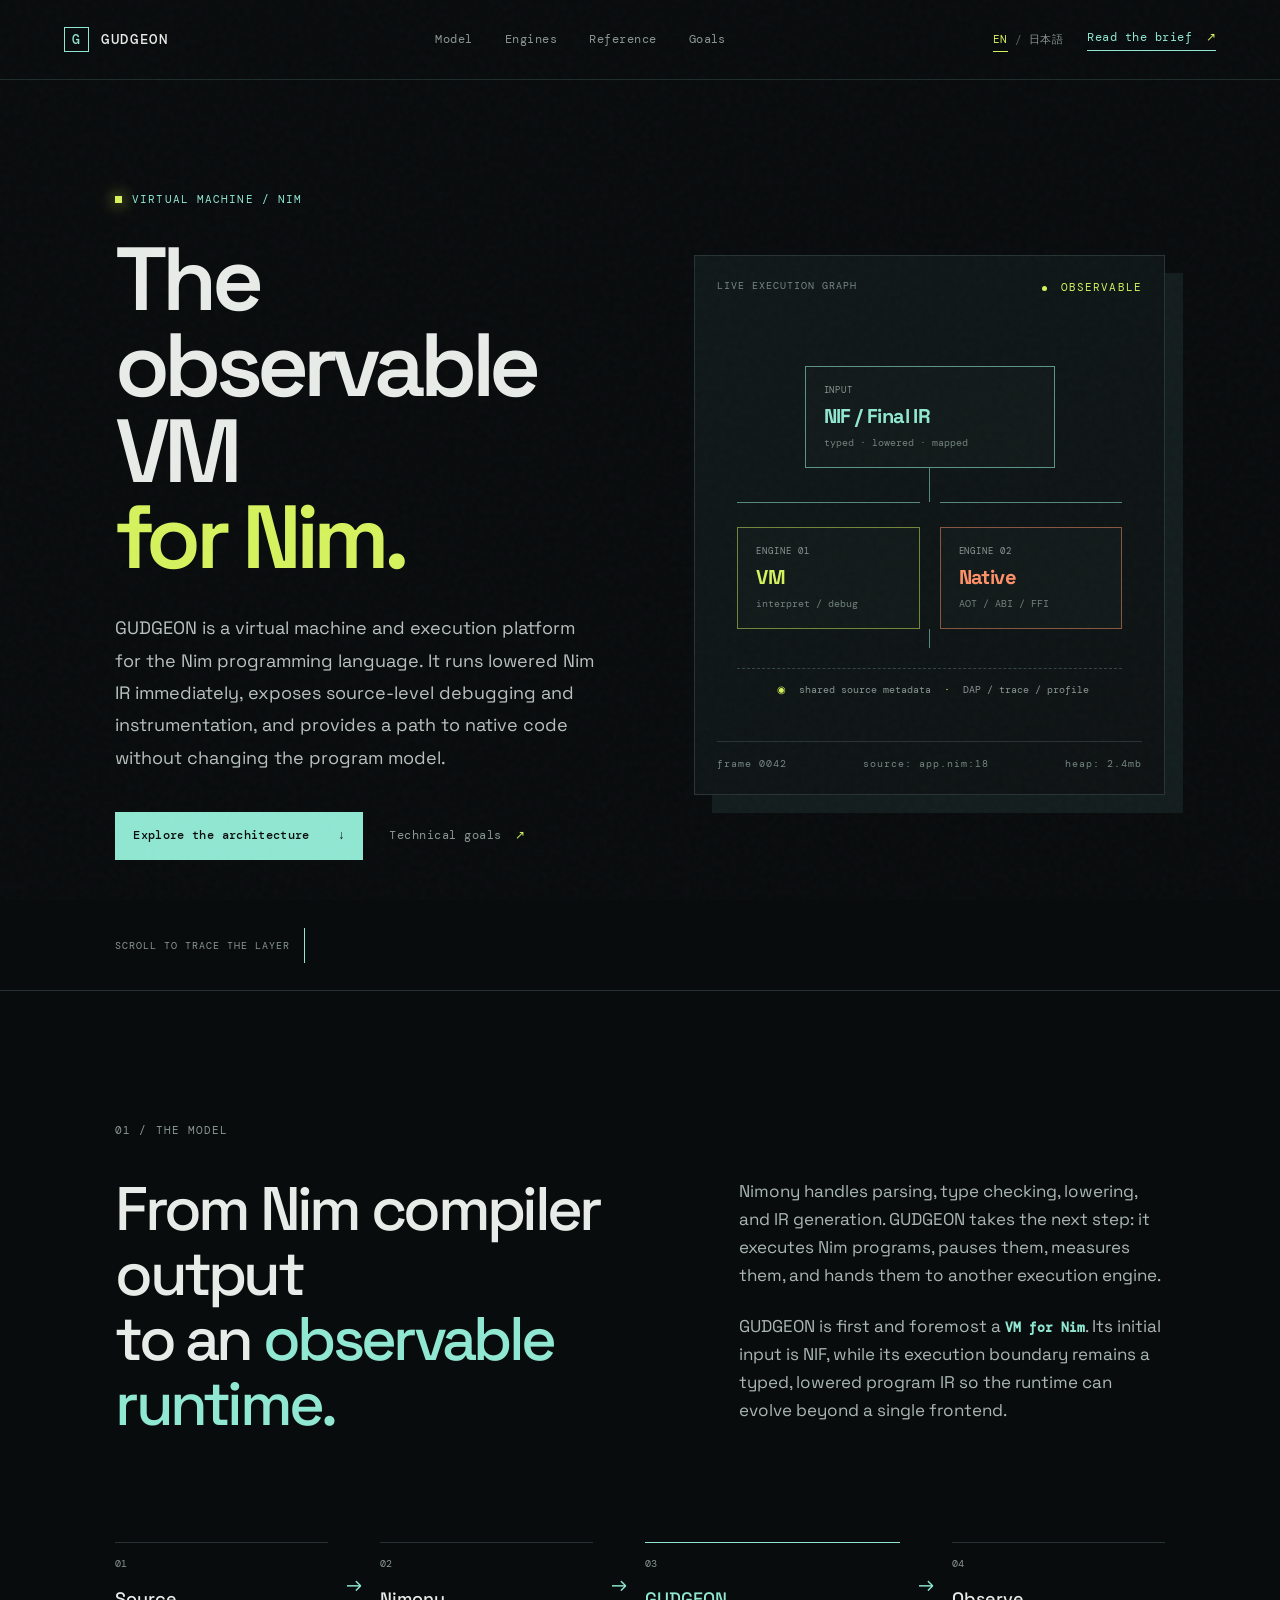
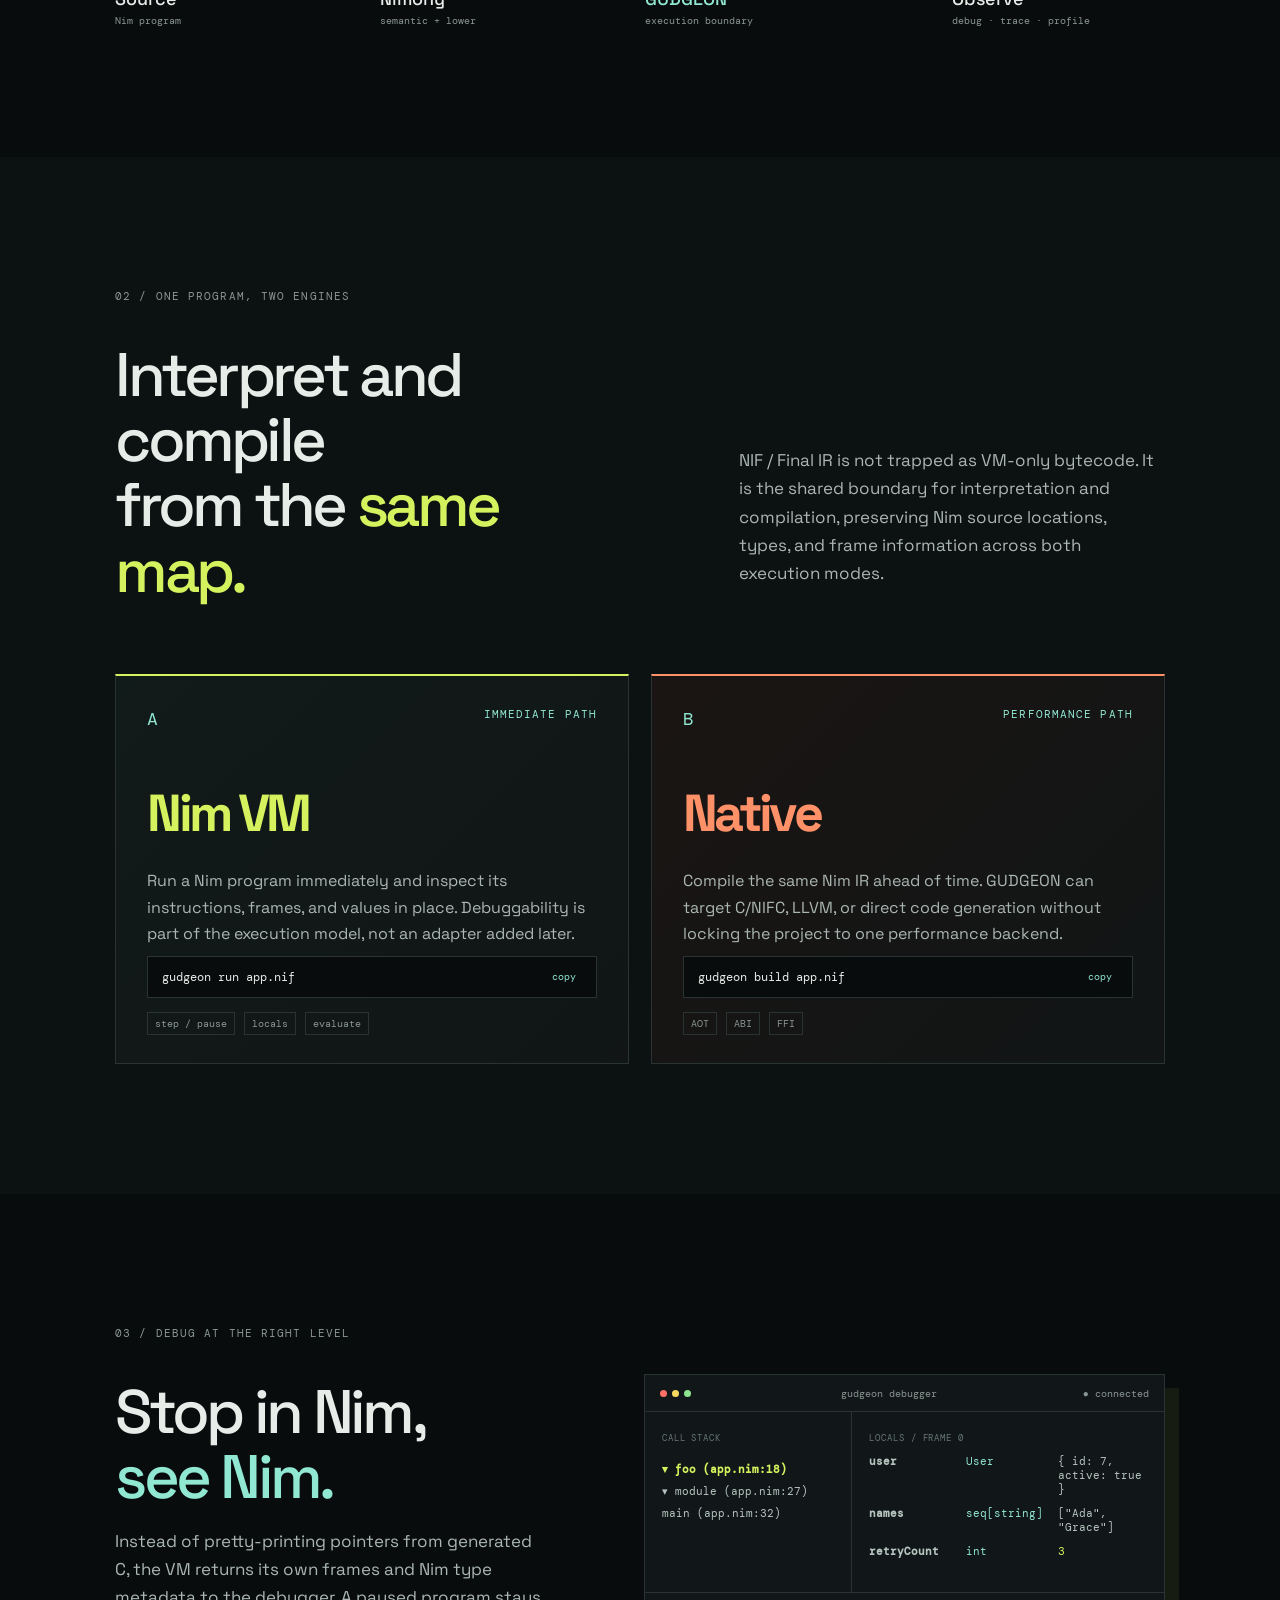
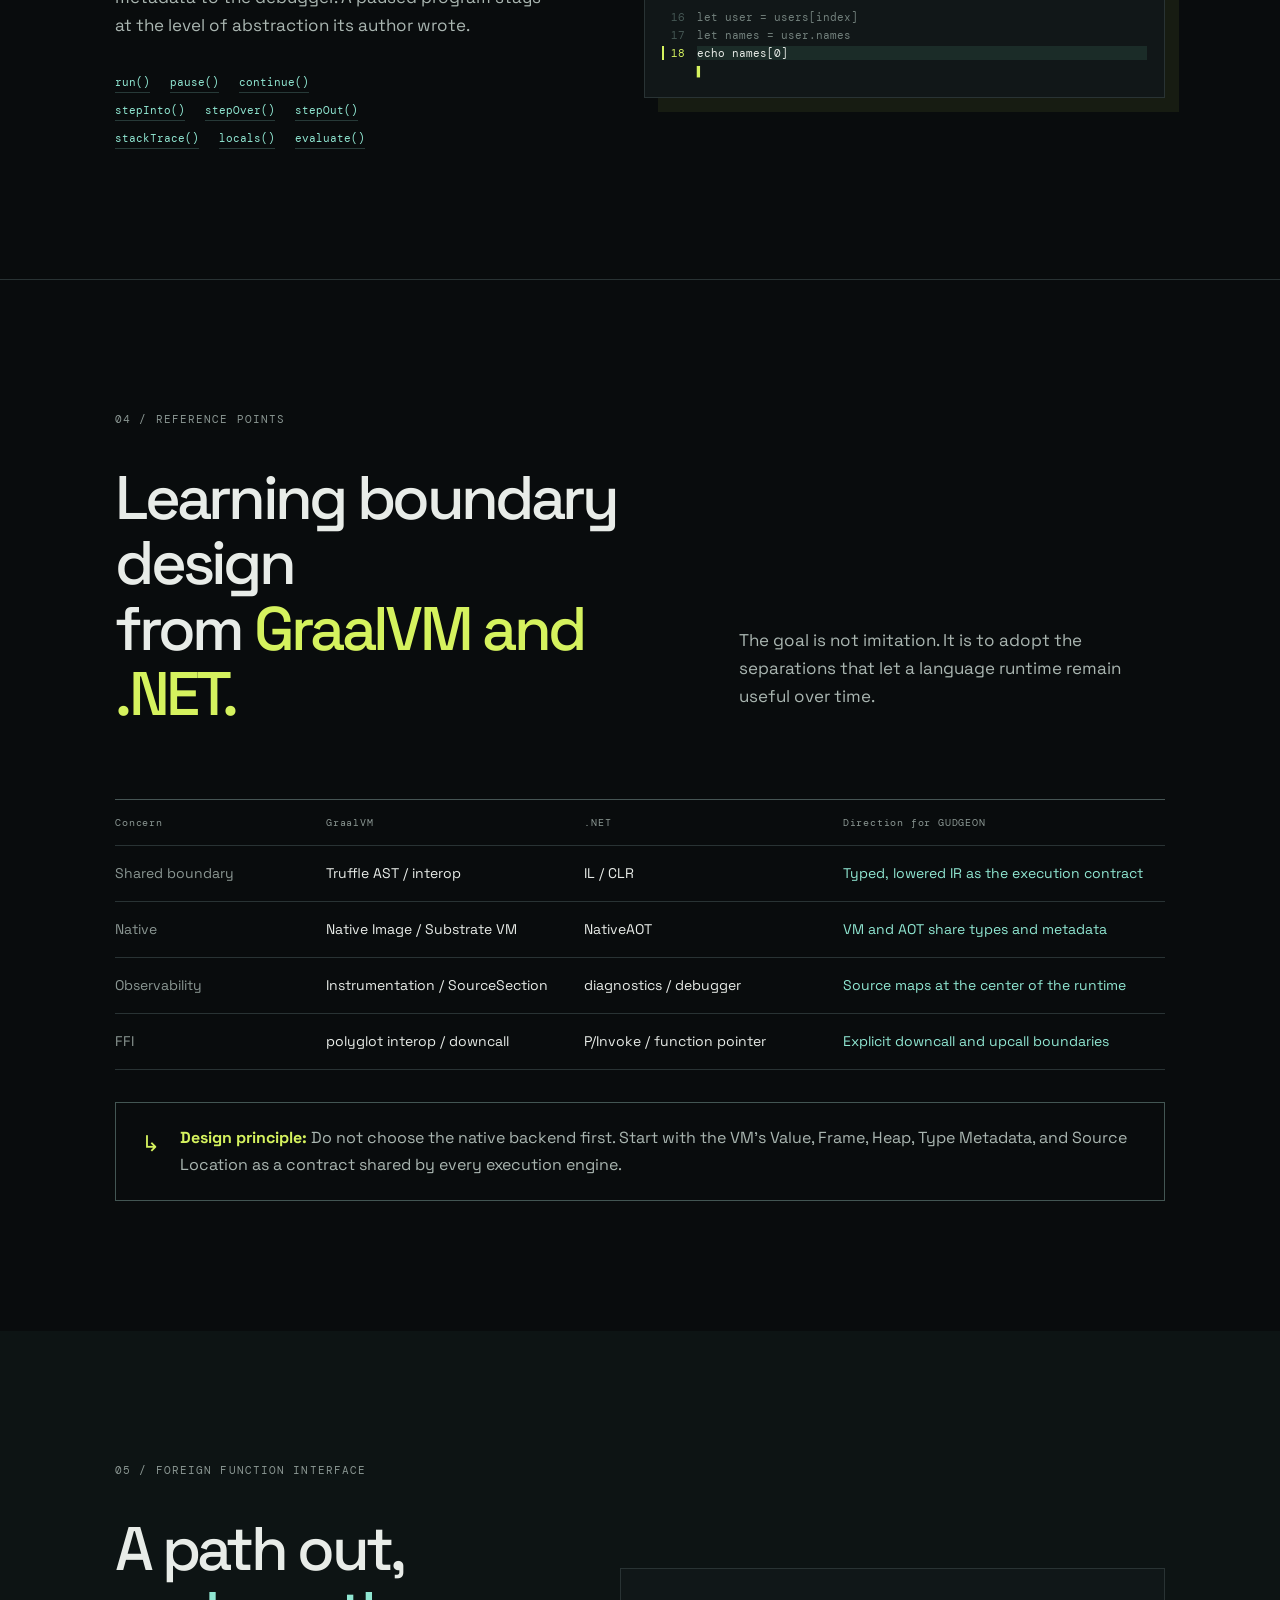
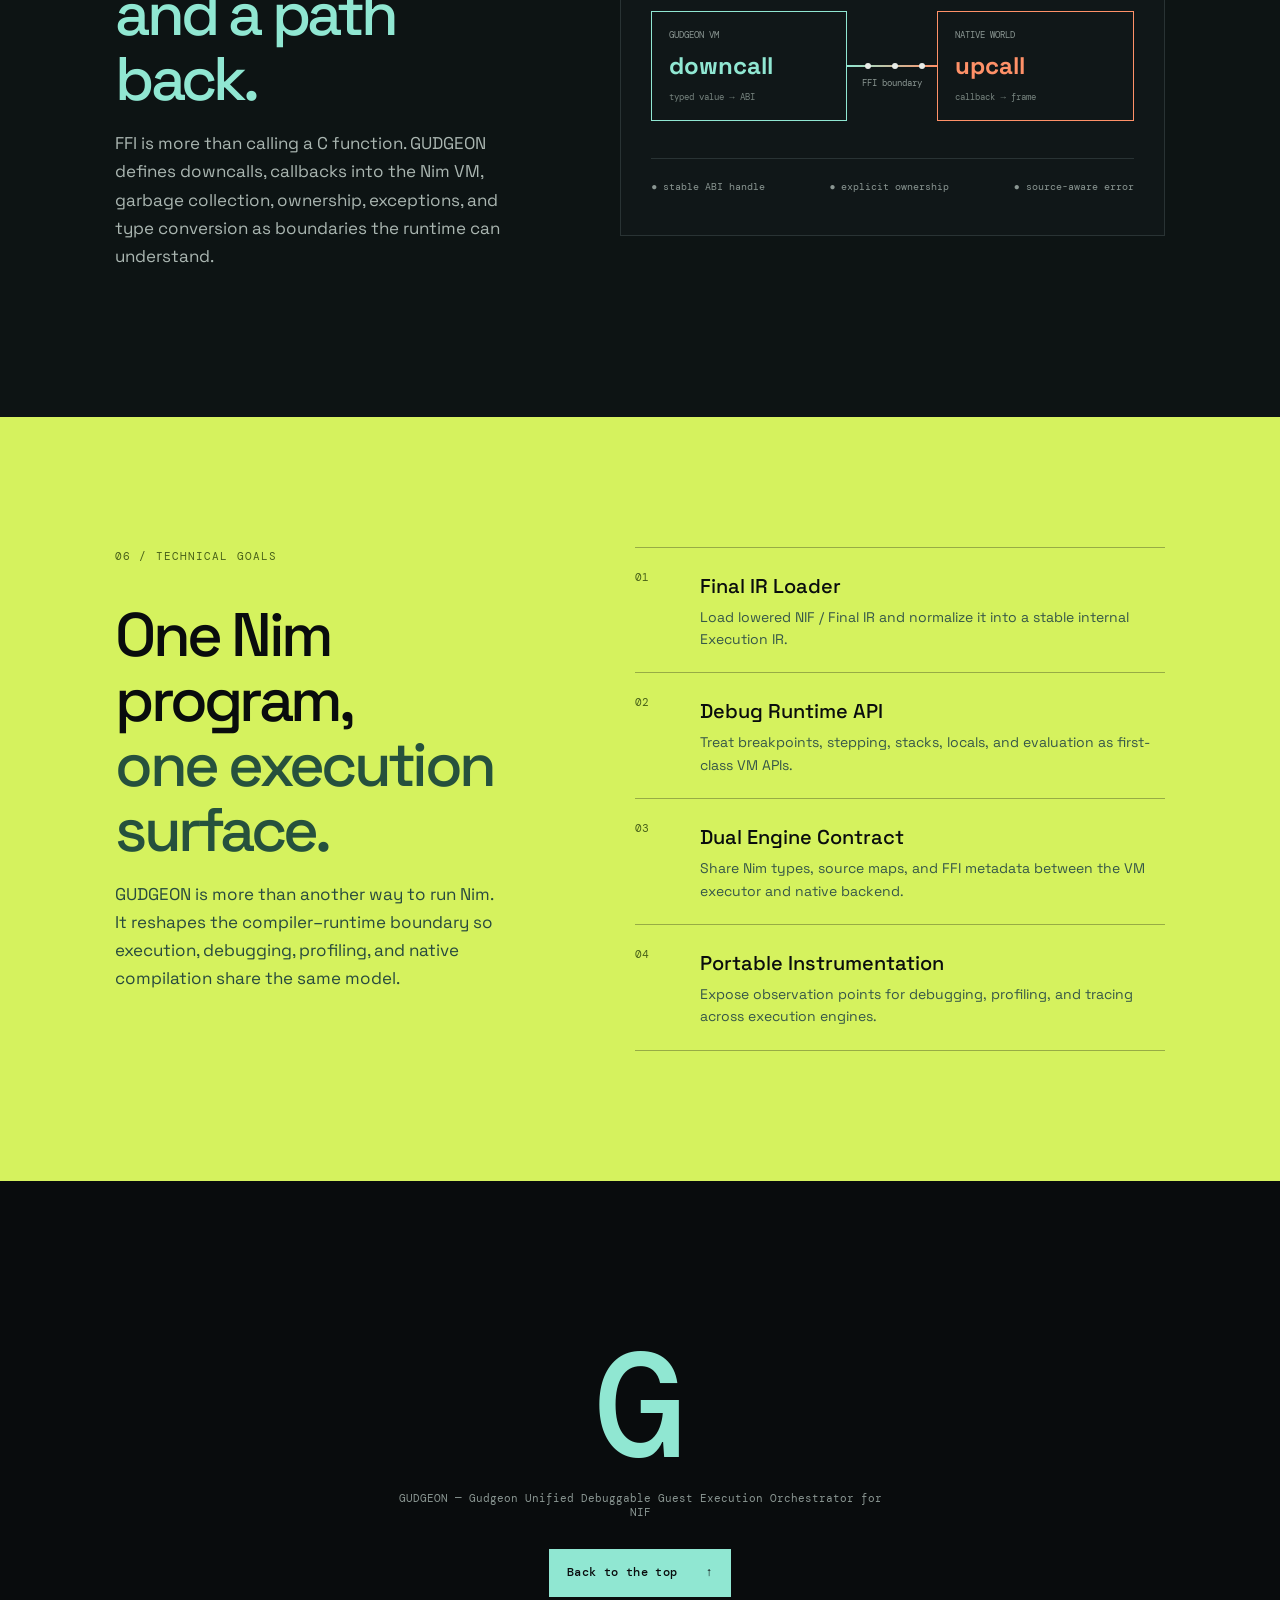
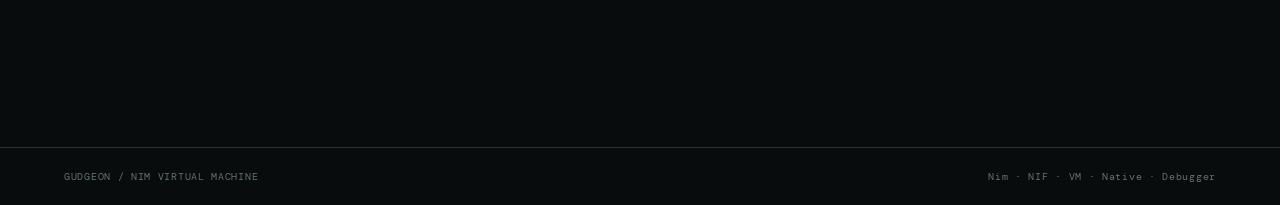
<file: index.html>
<!doctype html>
<html lang="en">
  <head>
    <meta charset="UTF-8" />
    <meta name="viewport" content="width=device-width, initial-scale=1.0" />
    <meta name="theme-color" content="#0a0d0e" />
    <meta name="description" content="GUDGEON is an observable virtual machine for the Nim programming language, with native compilation, source-level debugging, tracing, and FFI." />
    <title>GUDGEON — the observable VM for Nim</title>
    <link rel="canonical" href="https://asopitech-labs.github.io/gudgeon-nif-execution-platform/" />
    <link rel="alternate" hreflang="en" href="https://asopitech-labs.github.io/gudgeon-nif-execution-platform/" />
    <link rel="alternate" hreflang="ja" href="https://asopitech-labs.github.io/gudgeon-nif-execution-platform/ja/" />
    <link rel="alternate" hreflang="x-default" href="https://asopitech-labs.github.io/gudgeon-nif-execution-platform/" />
    <link rel="stylesheet" href="./style.css" />
    <script src="./script.js" defer></script>
  </head>
  <body>
    <div class="noise" aria-hidden="true"></div>
    <header class="site-header">
      <a class="wordmark" href="#top" aria-label="GUDGEON home"><span class="mark">G</span><span>GUDGEON</span></a>
      <nav aria-label="Primary navigation">
        <a href="#model">Model</a>
        <a href="#engines">Engines</a>
        <a href="#research">Reference</a>
        <a href="#goals">Goals</a>
      </nav>
      <div class="header-actions">
        <div class="language-switch" aria-label="Language">
          <a class="active" href="./" lang="en" aria-current="page">EN</a>
          <span aria-hidden="true">/</span>
          <a href="./ja/" lang="ja" hreflang="ja">日本語</a>
        </div>
        <a class="header-cta" href="#goals">Read the brief <span>↗</span></a>
      </div>
    </header>

    <main id="top">
      <section class="hero section-pad">
        <div class="hero-copy reveal">
          <div class="eyebrow"><span class="pulse"></span> VIRTUAL MACHINE / NIM</div>
          <h1>The observable VM<br /><em>for Nim.</em></h1>
          <p class="hero-lede">GUDGEON is a virtual machine and execution platform for the Nim programming language. It runs lowered Nim IR immediately, exposes source-level debugging and instrumentation, and provides a path to native code without changing the program model.</p>
          <div class="hero-actions">
            <a class="button button-primary" href="#model">Explore the architecture <span>↓</span></a>
            <a class="text-link" href="#goals">Technical goals <span>↗</span></a>
          </div>
        </div>
        <div class="hero-visual reveal delay-1" aria-label="GUDGEON execution graph">
          <div class="visual-topline"><span>LIVE EXECUTION GRAPH</span><span class="status"><i></i> OBSERVABLE</span></div>
          <div class="graph">
            <div class="graph-node source"><small>INPUT</small><strong>NIF / Final IR</strong><span>typed · lowered · mapped</span></div>
            <div class="graph-line vertical"></div>
            <div class="graph-split">
              <div class="graph-branch"><div class="graph-line horizontal"></div><div class="graph-node engine vm"><small>ENGINE 01</small><strong>VM</strong><span>interpret / debug</span></div></div>
              <div class="graph-branch"><div class="graph-line horizontal"></div><div class="graph-node engine native"><small>ENGINE 02</small><strong>Native</strong><span>AOT / ABI / FFI</span></div></div>
            </div>
            <div class="graph-line vertical short"></div>
            <div class="graph-observe"><span>◉</span> shared source metadata <span>·</span> DAP / trace / profile</div>
          </div>
          <div class="visual-footer"><span>frame 0042</span><span>source: app.nim:18</span><span>heap: 2.4mb</span></div>
        </div>
        <div class="scroll-cue"><span>SCROLL TO TRACE THE LAYER</span><b></b></div>
      </section>

      <section class="manifesto section-pad reveal" id="model">
        <div class="section-kicker">01 / THE MODEL</div>
        <div class="manifesto-grid">
          <h2>From Nim compiler output<br />to an <span>observable runtime.</span></h2>
          <div class="manifesto-body"><p>Nimony handles parsing, type checking, lowering, and IR generation. GUDGEON takes the next step: it executes Nim programs, pauses them, measures them, and hands them to another execution engine.</p><p>GUDGEON is first and foremost a <strong>VM for Nim</strong>. Its initial input is NIF, while its execution boundary remains a typed, lowered program IR so the runtime can evolve beyond a single frontend.</p></div>
        </div>
        <div class="pipeline" aria-label="Pipeline from Nim source through Nimony and GUDGEON">
          <div class="pipe-step"><span>01</span><b>Source</b><small>Nim program</small></div><div class="pipe-arrow">→</div>
          <div class="pipe-step"><span>02</span><b>Nimony</b><small>semantic + lower</small></div><div class="pipe-arrow">→</div>
          <div class="pipe-step active"><span>03</span><b>GUDGEON</b><small>execution boundary</small></div><div class="pipe-arrow">→</div>
          <div class="pipe-step"><span>04</span><b>Observe</b><small>debug · trace · profile</small></div>
        </div>
      </section>

      <section class="split-section section-pad" id="engines">
        <div class="section-kicker">02 / ONE PROGRAM, TWO ENGINES</div>
        <div class="split-heading"><h2>Interpret and compile<br />from the <em>same map.</em></h2><p>NIF / Final IR is not trapped as VM-only bytecode. It is the shared boundary for interpretation and compilation, preserving Nim source locations, types, and frame information across both execution modes.</p></div>
        <div class="engine-grid">
          <article class="engine-card vm-card"><div class="card-top"><span class="card-index">A</span><span class="card-label">IMMEDIATE PATH</span></div><h3>Nim VM</h3><p>Run a Nim program immediately and inspect its instructions, frames, and values in place. Debuggability is part of the execution model, not an adapter added later.</p><div class="card-code"><code>gudgeon run app.nif</code><button data-copy="gudgeon run app.nif" aria-label="Copy VM command">copy</button></div><div class="card-tags"><span>step / pause</span><span>locals</span><span>evaluate</span></div></article>
          <article class="engine-card native-card"><div class="card-top"><span class="card-index">B</span><span class="card-label">PERFORMANCE PATH</span></div><h3>Native</h3><p>Compile the same Nim IR ahead of time. GUDGEON can target C/NIFC, LLVM, or direct code generation without locking the project to one performance backend.</p><div class="card-code"><code>gudgeon build app.nif</code><button data-copy="gudgeon build app.nif" aria-label="Copy native build command">copy</button></div><div class="card-tags"><span>AOT</span><span>ABI</span><span>FFI</span></div></article>
        </div>
      </section>

      <section class="debugger section-pad">
        <div class="debugger-copy reveal"><div class="section-kicker">03 / DEBUG AT THE RIGHT LEVEL</div><h2>Stop in Nim,<br /><span>see Nim.</span></h2><p>Instead of pretty-printing pointers from generated C, the VM returns its own frames and Nim type metadata to the debugger. A paused program stays at the level of abstraction its author wrote.</p><div class="api-list"><div><span>run()</span><span>pause()</span><span>continue()</span></div><div><span>stepInto()</span><span>stepOver()</span><span>stepOut()</span></div><div><span>stackTrace()</span><span>locals()</span><span>evaluate()</span></div></div></div>
        <div class="debugger-panel reveal delay-1"><div class="panel-bar"><span><i class="dot red"></i><i class="dot yellow"></i><i class="dot green"></i></span><span>gudgeon debugger</span><span>● connected</span></div><div class="panel-content"><div class="stack"><span class="muted">CALL STACK</span><b>▾ foo (app.nim:18)</b><span>  ▾ module (app.nim:27)</span><span>    main (app.nim:32)</span></div><div class="locals"><span class="muted">LOCALS / FRAME 0</span><div><b>user</b><span class="type">User</span><span>{ id: 7, active: true }</span></div><div><b>names</b><span class="type">seq[string]</span><span>["Ada", "Grace"]</span></div><div><b>retryCount</b><span class="type">int</span><span class="num">3</span></div></div></div><div class="panel-source"><span class="line-no">16</span><span>let user = users[index]</span><span class="line-no">17</span><span>let names = user.names</span><span class="line-no active-line">18</span><span class="active-code">echo names[0]</span><span class="cursor">▌</span></div></div>
      </section>

      <section class="reference section-pad" id="research">
        <div class="section-kicker">04 / REFERENCE POINTS</div><div class="reference-head"><h2>Learning boundary design<br />from <em>GraalVM and .NET.</em></h2><p>The goal is not imitation. It is to adopt the separations that let a language runtime remain useful over time.</p></div>
        <div class="reference-table" role="table" aria-label="Comparison of GUDGEON with other execution platforms"><div class="table-row table-header" role="row"><span role="columnheader">Concern</span><span role="columnheader">GraalVM</span><span role="columnheader">.NET</span><span role="columnheader">Direction for GUDGEON</span></div><div class="table-row" role="row"><span>Shared boundary</span><span>Truffle AST / interop</span><span>IL / CLR</span><strong>Typed, lowered IR as the execution contract</strong></div><div class="table-row" role="row"><span>Native</span><span>Native Image / Substrate VM</span><span>NativeAOT</span><strong>VM and AOT share types and metadata</strong></div><div class="table-row" role="row"><span>Observability</span><span>Instrumentation / SourceSection</span><span>diagnostics / debugger</span><strong>Source maps at the center of the runtime</strong></div><div class="table-row" role="row"><span>FFI</span><span>polyglot interop / downcall</span><span>P/Invoke / function pointer</span><strong>Explicit downcall and upcall boundaries</strong></div></div>
        <div class="insight-row"><span class="insight-symbol">↳</span><p><strong>Design principle:</strong> Do not choose the native backend first. Start with the VM's Value, Frame, Heap, Type Metadata, and Source Location as a contract shared by every execution engine.</p></div>
      </section>

      <section class="ffi section-pad"><div class="section-kicker">05 / FOREIGN FUNCTION INTERFACE</div><div class="ffi-grid"><div><h2>A path out,<br /><span>and a path back.</span></h2><p>FFI is more than calling a C function. GUDGEON defines downcalls, callbacks into the Nim VM, garbage collection, ownership, exceptions, and type conversion as boundaries the runtime can understand.</p></div><div class="ffi-diagram"><div class="ffi-node left"><small>GUDGEON VM</small><b>downcall</b><span>typed value → ABI</span></div><div class="ffi-wire"><i></i><i></i><i></i><span>FFI boundary</span></div><div class="ffi-node right"><small>NATIVE WORLD</small><b>upcall</b><span>callback → frame</span></div><div class="ffi-notes"><span>● stable ABI handle</span><span>● explicit ownership</span><span>● source-aware error</span></div></div></div></section>

      <section class="goals section-pad" id="goals"><div class="goals-layout"><div><div class="section-kicker">06 / TECHNICAL GOALS</div><h2>One Nim program,<br /><em>one execution surface.</em></h2><p class="goal-intro">GUDGEON is more than another way to run Nim. It reshapes the compiler–runtime boundary so execution, debugging, profiling, and native compilation share the same model.</p></div><div class="goal-list"><div class="goal-item"><span>01</span><div><h3>Final IR Loader</h3><p>Load lowered NIF / Final IR and normalize it into a stable internal Execution IR.</p></div></div><div class="goal-item"><span>02</span><div><h3>Debug Runtime API</h3><p>Treat breakpoints, stepping, stacks, locals, and evaluation as first-class VM APIs.</p></div></div><div class="goal-item"><span>03</span><div><h3>Dual Engine Contract</h3><p>Share Nim types, source maps, and FFI metadata between the VM executor and native backend.</p></div></div><div class="goal-item"><span>04</span><div><h3>Portable Instrumentation</h3><p>Expose observation points for debugging, profiling, and tracing across execution engines.</p></div></div></div></div></section>

      <section class="closing section-pad"><div class="closing-mark">G</div><p>GUDGEON — Gudgeon Unified Debuggable Guest Execution Orchestrator for NIF</p><a class="button button-primary" href="#top">Back to the top <span>↑</span></a></section>
    </main>
    <footer><span>GUDGEON / NIM VIRTUAL MACHINE</span><span>Nim · NIF · VM · Native · Debugger</span></footer>
  </body>
</html>
</file>
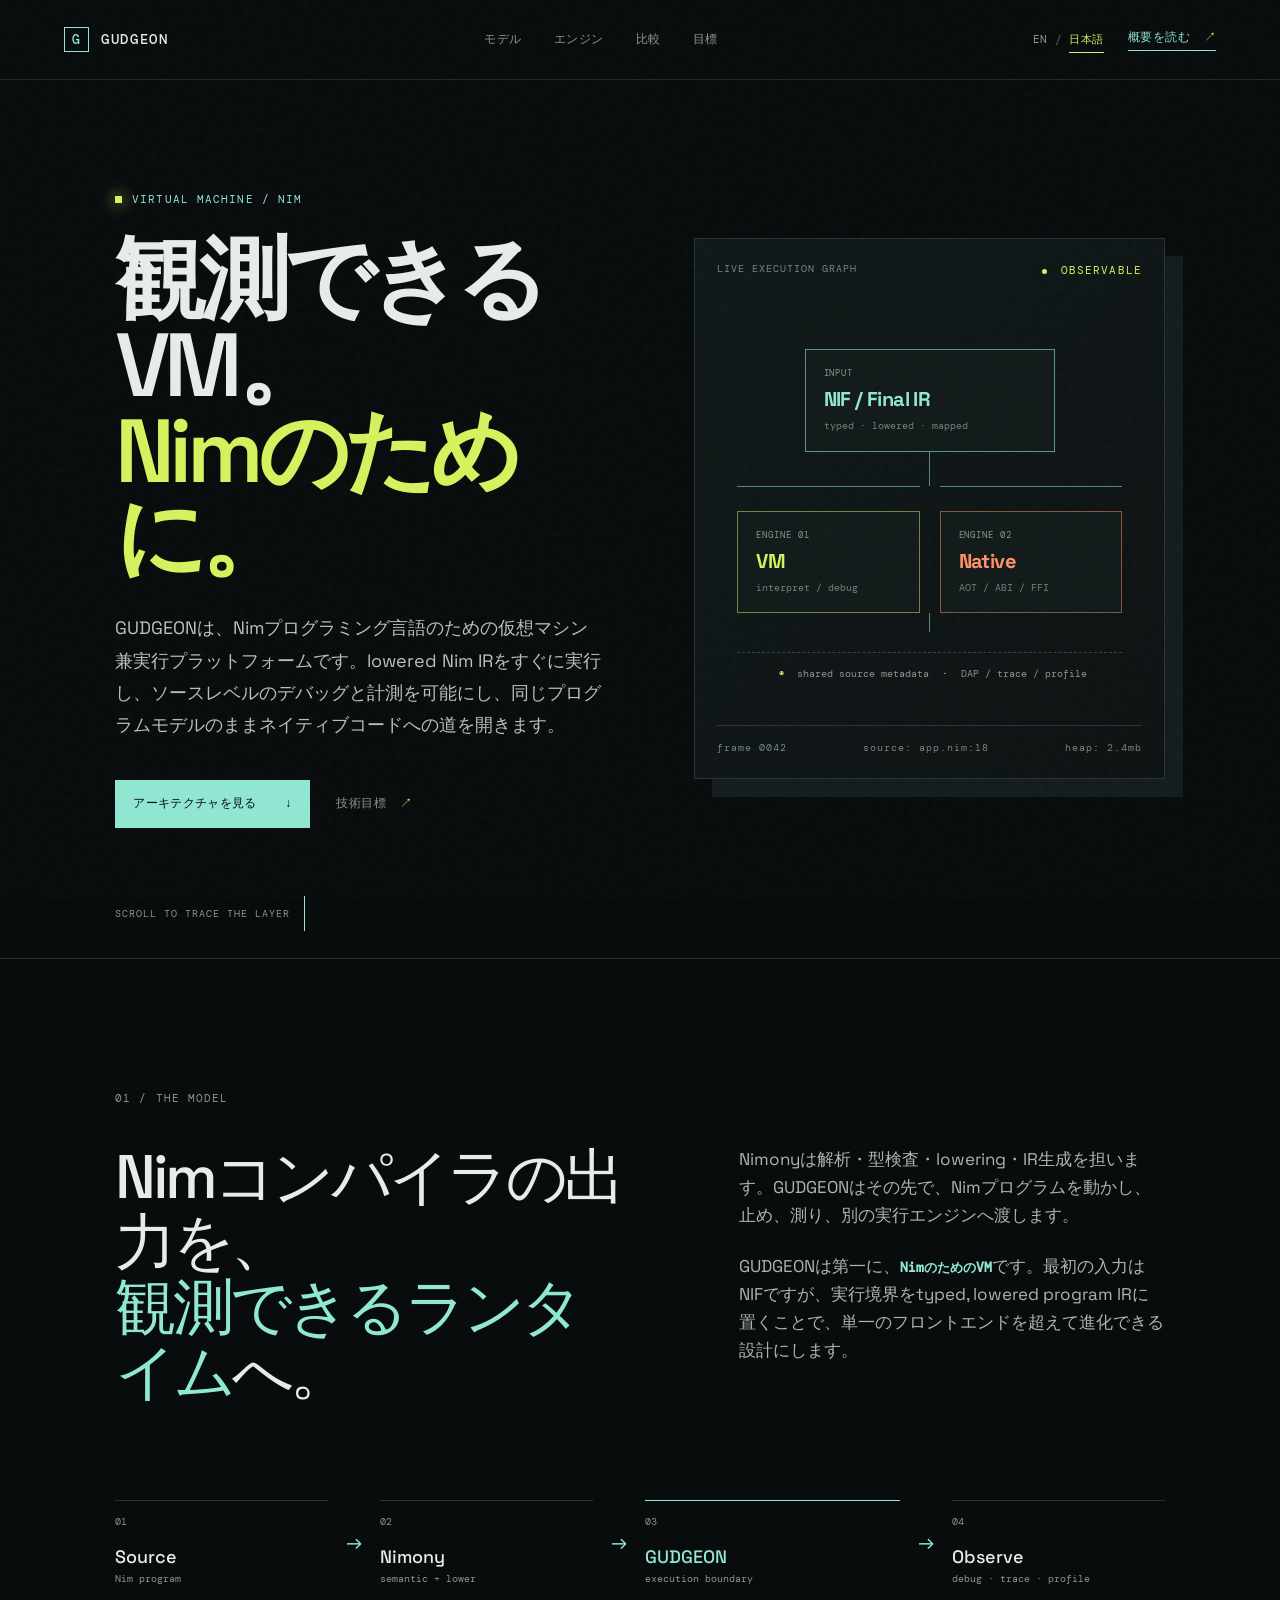
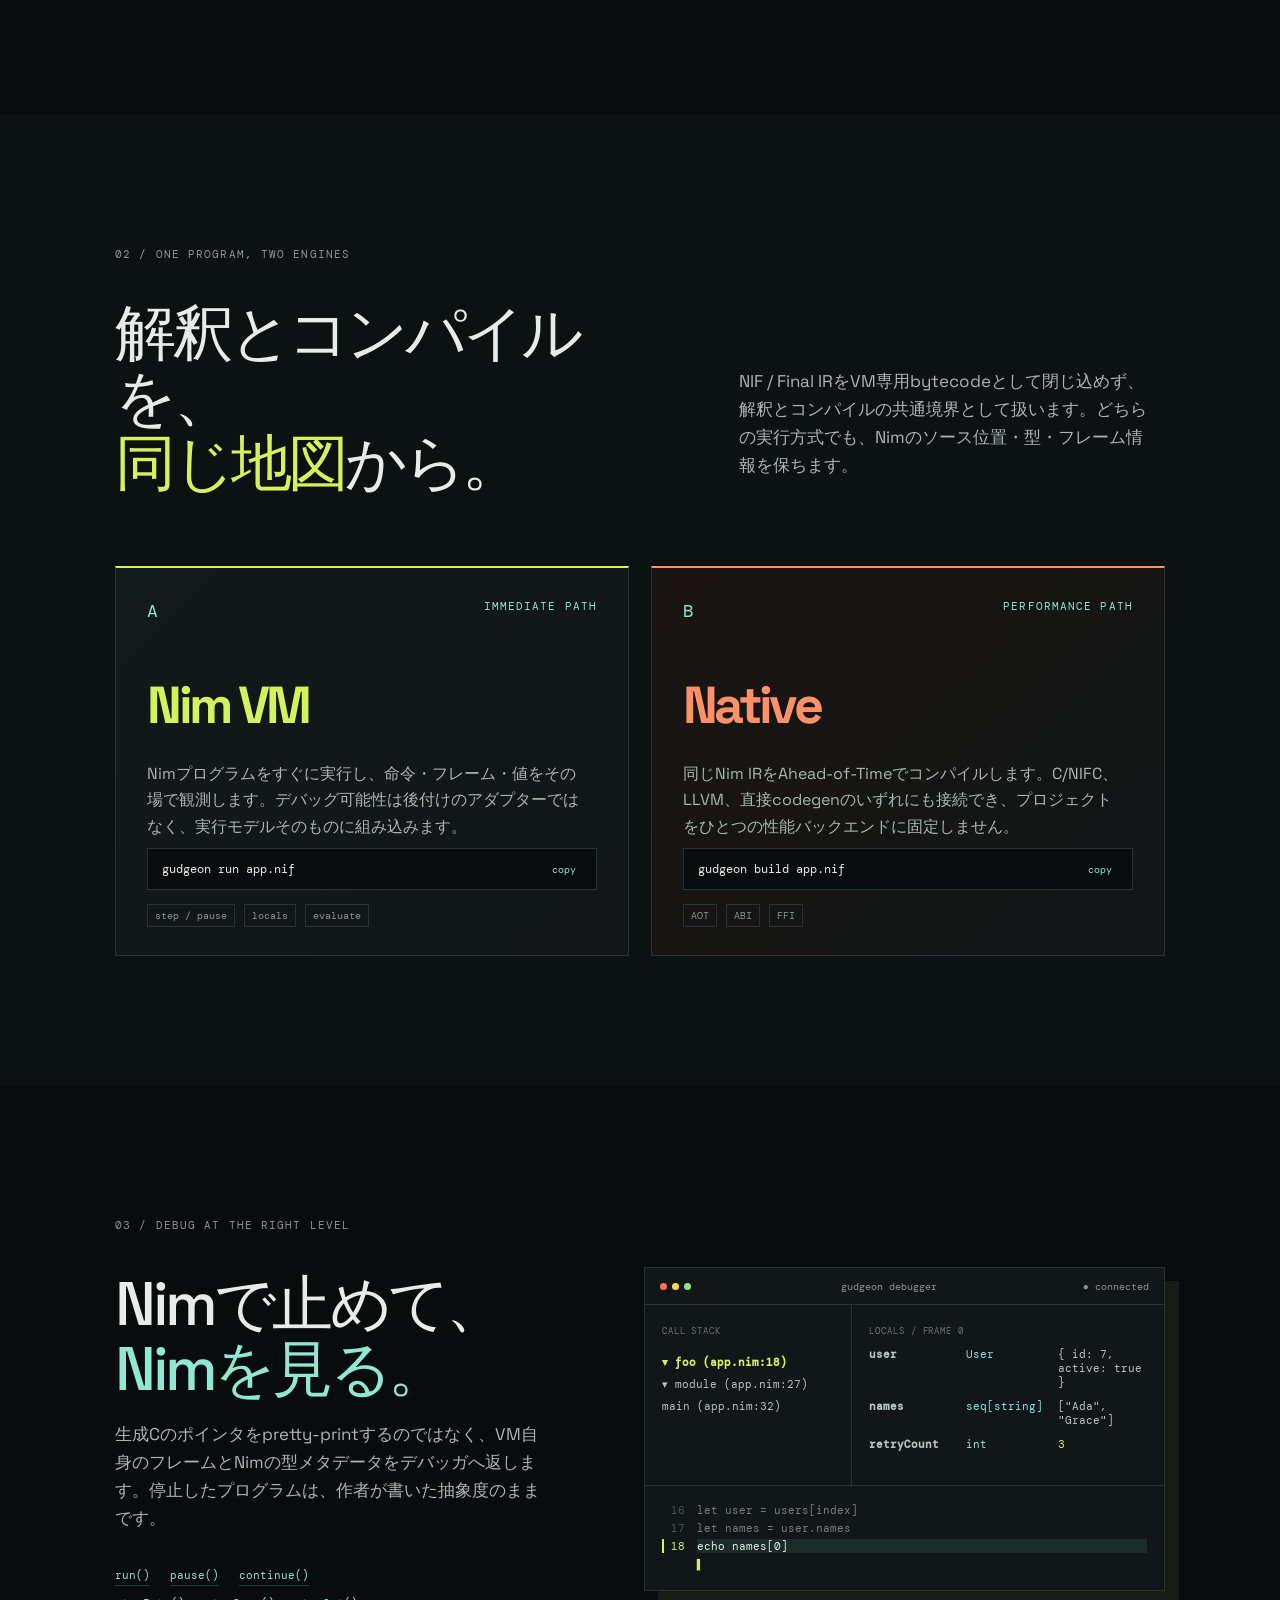
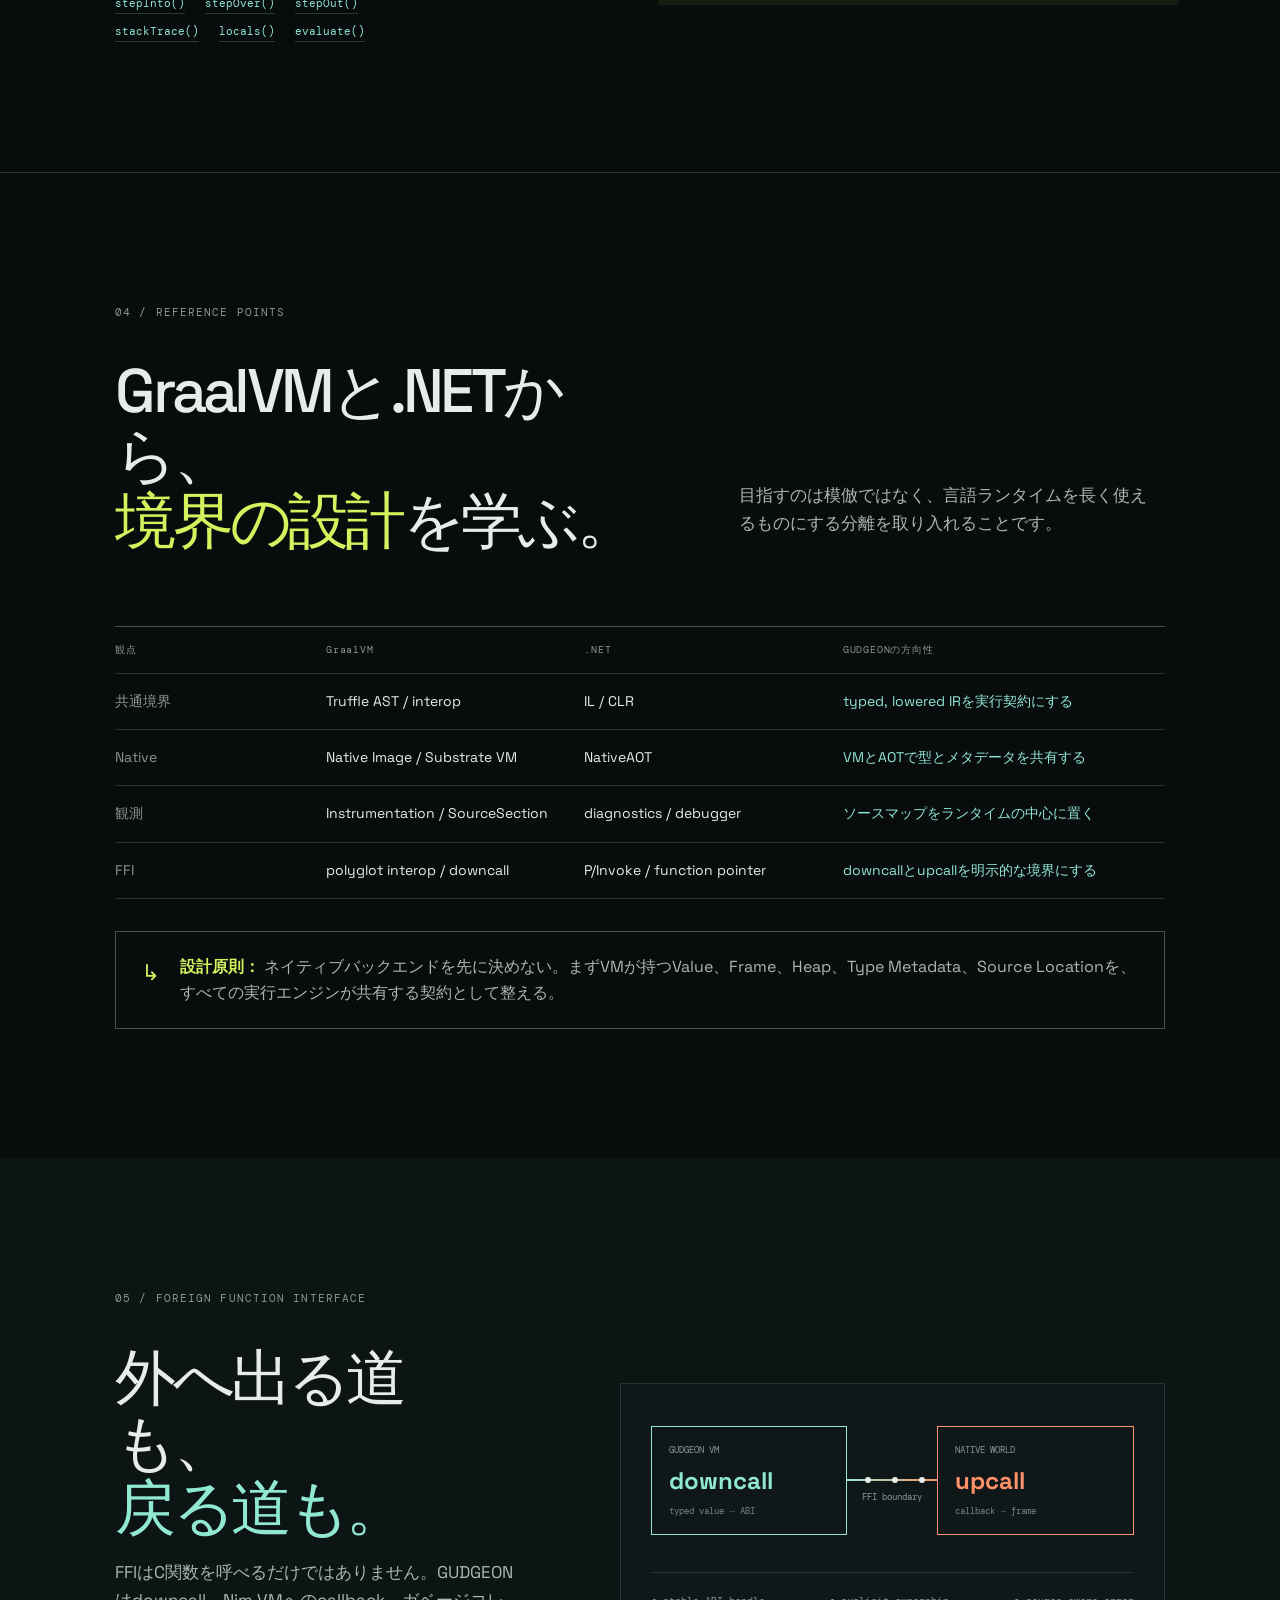
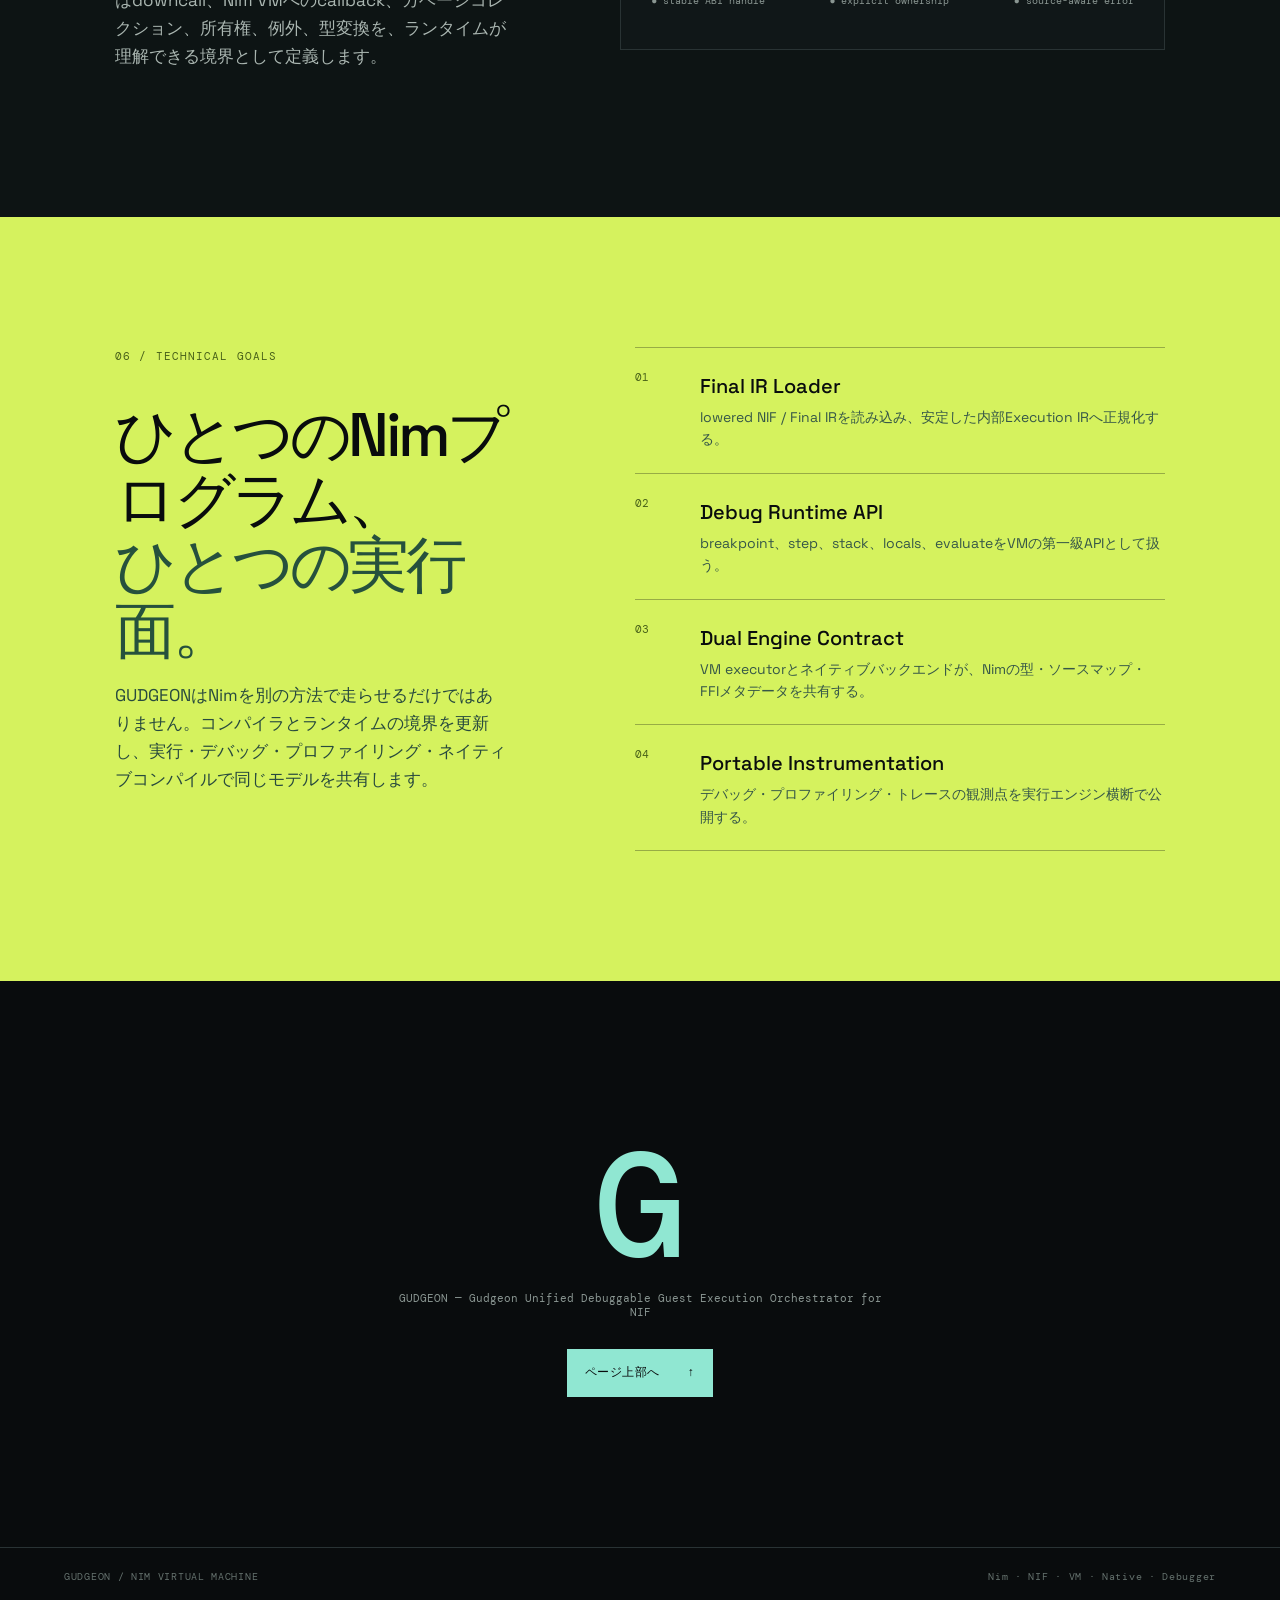
<file: ja/index.html>
<!doctype html>
<html lang="ja">
  <head>
    <meta charset="UTF-8" />
    <meta name="viewport" content="width=device-width, initial-scale=1.0" />
    <meta name="theme-color" content="#0a0d0e" />
    <meta name="description" content="GUDGEONはNimプログラミング言語のための観測可能な仮想マシン。ネイティブコンパイル、ソースレベルデバッグ、トレース、FFIに対応します。" />
    <title>GUDGEON — Nimのための観測可能なVM</title>
    <link rel="canonical" href="https://asopitech-labs.github.io/gudgeon-nif-execution-platform/ja/" />
    <link rel="alternate" hreflang="en" href="https://asopitech-labs.github.io/gudgeon-nif-execution-platform/" />
    <link rel="alternate" hreflang="ja" href="https://asopitech-labs.github.io/gudgeon-nif-execution-platform/ja/" />
    <link rel="alternate" hreflang="x-default" href="https://asopitech-labs.github.io/gudgeon-nif-execution-platform/" />
    <link rel="stylesheet" href="../style.css" />
    <script src="../script.js" defer></script>
  </head>
  <body>
    <div class="noise" aria-hidden="true"></div>
    <header class="site-header">
      <a class="wordmark" href="#top" aria-label="GUDGEON ホーム"><span class="mark">G</span><span>GUDGEON</span></a>
      <nav aria-label="メインナビゲーション">
        <a href="#model">モデル</a>
        <a href="#engines">エンジン</a>
        <a href="#research">比較</a>
        <a href="#goals">目標</a>
      </nav>
      <div class="header-actions">
        <div class="language-switch" aria-label="言語">
          <a href="../" lang="en" hreflang="en">EN</a>
          <span aria-hidden="true">/</span>
          <a class="active" href="./" lang="ja" aria-current="page">日本語</a>
        </div>
        <a class="header-cta" href="#goals">概要を読む <span>↗</span></a>
      </div>
    </header>

    <main id="top">
      <section class="hero section-pad">
        <div class="hero-copy reveal">
          <div class="eyebrow"><span class="pulse"></span> VIRTUAL MACHINE / NIM</div>
          <h1>観測できるVM。<br /><em>Nimのために。</em></h1>
          <p class="hero-lede">GUDGEONは、Nimプログラミング言語のための仮想マシン兼実行プラットフォームです。lowered Nim IRをすぐに実行し、ソースレベルのデバッグと計測を可能にし、同じプログラムモデルのままネイティブコードへの道を開きます。</p>
          <div class="hero-actions">
            <a class="button button-primary" href="#model">アーキテクチャを見る <span>↓</span></a>
            <a class="text-link" href="#goals">技術目標 <span>↗</span></a>
          </div>
        </div>
        <div class="hero-visual reveal delay-1" aria-label="GUDGEONの実行グラフ">
          <div class="visual-topline"><span>LIVE EXECUTION GRAPH</span><span class="status"><i></i> OBSERVABLE</span></div>
          <div class="graph">
            <div class="graph-node source"><small>INPUT</small><strong>NIF / Final IR</strong><span>typed · lowered · mapped</span></div>
            <div class="graph-line vertical"></div>
            <div class="graph-split">
              <div class="graph-branch"><div class="graph-line horizontal"></div><div class="graph-node engine vm"><small>ENGINE 01</small><strong>VM</strong><span>interpret / debug</span></div></div>
              <div class="graph-branch"><div class="graph-line horizontal"></div><div class="graph-node engine native"><small>ENGINE 02</small><strong>Native</strong><span>AOT / ABI / FFI</span></div></div>
            </div>
            <div class="graph-line vertical short"></div>
            <div class="graph-observe"><span>◉</span> shared source metadata <span>·</span> DAP / trace / profile</div>
          </div>
          <div class="visual-footer"><span>frame 0042</span><span>source: app.nim:18</span><span>heap: 2.4mb</span></div>
        </div>
        <div class="scroll-cue"><span>SCROLL TO TRACE THE LAYER</span><b></b></div>
      </section>

      <section class="manifesto section-pad reveal" id="model">
        <div class="section-kicker">01 / THE MODEL</div>
        <div class="manifesto-grid">
          <h2>Nimコンパイラの出力を、<br /><span>観測できるランタイム</span>へ。</h2>
          <div class="manifesto-body"><p>Nimonyは解析・型検査・lowering・IR生成を担います。GUDGEONはその先で、Nimプログラムを動かし、止め、測り、別の実行エンジンへ渡します。</p><p>GUDGEONは第一に、<strong>NimのためのVM</strong>です。最初の入力はNIFですが、実行境界をtyped, lowered program IRに置くことで、単一のフロントエンドを超えて進化できる設計にします。</p></div>
        </div>
        <div class="pipeline" aria-label="NimソースからNimonyとGUDGEONを通る処理パイプライン">
          <div class="pipe-step"><span>01</span><b>Source</b><small>Nim program</small></div><div class="pipe-arrow">→</div>
          <div class="pipe-step"><span>02</span><b>Nimony</b><small>semantic + lower</small></div><div class="pipe-arrow">→</div>
          <div class="pipe-step active"><span>03</span><b>GUDGEON</b><small>execution boundary</small></div><div class="pipe-arrow">→</div>
          <div class="pipe-step"><span>04</span><b>Observe</b><small>debug · trace · profile</small></div>
        </div>
      </section>

      <section class="split-section section-pad" id="engines">
        <div class="section-kicker">02 / ONE PROGRAM, TWO ENGINES</div>
        <div class="split-heading"><h2>解釈とコンパイルを、<br /><em>同じ地図</em>から。</h2><p>NIF / Final IRをVM専用bytecodeとして閉じ込めず、解釈とコンパイルの共通境界として扱います。どちらの実行方式でも、Nimのソース位置・型・フレーム情報を保ちます。</p></div>
        <div class="engine-grid">
          <article class="engine-card vm-card"><div class="card-top"><span class="card-index">A</span><span class="card-label">IMMEDIATE PATH</span></div><h3>Nim VM</h3><p>Nimプログラムをすぐに実行し、命令・フレーム・値をその場で観測します。デバッグ可能性は後付けのアダプターではなく、実行モデルそのものに組み込みます。</p><div class="card-code"><code>gudgeon run app.nif</code><button data-copy="gudgeon run app.nif" aria-label="VMコマンドをコピー">copy</button></div><div class="card-tags"><span>step / pause</span><span>locals</span><span>evaluate</span></div></article>
          <article class="engine-card native-card"><div class="card-top"><span class="card-index">B</span><span class="card-label">PERFORMANCE PATH</span></div><h3>Native</h3><p>同じNim IRをAhead-of-Timeでコンパイルします。C/NIFC、LLVM、直接codegenのいずれにも接続でき、プロジェクトをひとつの性能バックエンドに固定しません。</p><div class="card-code"><code>gudgeon build app.nif</code><button data-copy="gudgeon build app.nif" aria-label="ネイティブビルドコマンドをコピー">copy</button></div><div class="card-tags"><span>AOT</span><span>ABI</span><span>FFI</span></div></article>
        </div>
      </section>

      <section class="debugger section-pad">
        <div class="debugger-copy reveal"><div class="section-kicker">03 / DEBUG AT THE RIGHT LEVEL</div><h2>Nimで止めて、<br /><span>Nimを見る。</span></h2><p>生成Cのポインタをpretty-printするのではなく、VM自身のフレームとNimの型メタデータをデバッガへ返します。停止したプログラムは、作者が書いた抽象度のままです。</p><div class="api-list"><div><span>run()</span><span>pause()</span><span>continue()</span></div><div><span>stepInto()</span><span>stepOver()</span><span>stepOut()</span></div><div><span>stackTrace()</span><span>locals()</span><span>evaluate()</span></div></div></div>
        <div class="debugger-panel reveal delay-1"><div class="panel-bar"><span><i class="dot red"></i><i class="dot yellow"></i><i class="dot green"></i></span><span>gudgeon debugger</span><span>● connected</span></div><div class="panel-content"><div class="stack"><span class="muted">CALL STACK</span><b>▾ foo (app.nim:18)</b><span>  ▾ module (app.nim:27)</span><span>    main (app.nim:32)</span></div><div class="locals"><span class="muted">LOCALS / FRAME 0</span><div><b>user</b><span class="type">User</span><span>{ id: 7, active: true }</span></div><div><b>names</b><span class="type">seq[string]</span><span>["Ada", "Grace"]</span></div><div><b>retryCount</b><span class="type">int</span><span class="num">3</span></div></div></div><div class="panel-source"><span class="line-no">16</span><span>let user = users[index]</span><span class="line-no">17</span><span>let names = user.names</span><span class="line-no active-line">18</span><span class="active-code">echo names[0]</span><span class="cursor">▌</span></div></div>
      </section>

      <section class="reference section-pad" id="research">
        <div class="section-kicker">04 / REFERENCE POINTS</div><div class="reference-head"><h2>GraalVMと.NETから、<br /><em>境界の設計</em>を学ぶ。</h2><p>目指すのは模倣ではなく、言語ランタイムを長く使えるものにする分離を取り入れることです。</p></div>
        <div class="reference-table" role="table" aria-label="GUDGEONと他の実行プラットフォームの比較"><div class="table-row table-header" role="row"><span role="columnheader">観点</span><span role="columnheader">GraalVM</span><span role="columnheader">.NET</span><span role="columnheader">GUDGEONの方向性</span></div><div class="table-row" role="row"><span>共通境界</span><span>Truffle AST / interop</span><span>IL / CLR</span><strong>typed, lowered IRを実行契約にする</strong></div><div class="table-row" role="row"><span>Native</span><span>Native Image / Substrate VM</span><span>NativeAOT</span><strong>VMとAOTで型とメタデータを共有する</strong></div><div class="table-row" role="row"><span>観測</span><span>Instrumentation / SourceSection</span><span>diagnostics / debugger</span><strong>ソースマップをランタイムの中心に置く</strong></div><div class="table-row" role="row"><span>FFI</span><span>polyglot interop / downcall</span><span>P/Invoke / function pointer</span><strong>downcallとupcallを明示的な境界にする</strong></div></div>
        <div class="insight-row"><span class="insight-symbol">↳</span><p><strong>設計原則：</strong> ネイティブバックエンドを先に決めない。まずVMが持つValue、Frame、Heap、Type Metadata、Source Locationを、すべての実行エンジンが共有する契約として整える。</p></div>
      </section>

      <section class="ffi section-pad"><div class="section-kicker">05 / FOREIGN FUNCTION INTERFACE</div><div class="ffi-grid"><div><h2>外へ出る道も、<br /><span>戻る道も。</span></h2><p>FFIはC関数を呼べるだけではありません。GUDGEONはdowncall、Nim VMへのcallback、ガベージコレクション、所有権、例外、型変換を、ランタイムが理解できる境界として定義します。</p></div><div class="ffi-diagram"><div class="ffi-node left"><small>GUDGEON VM</small><b>downcall</b><span>typed value → ABI</span></div><div class="ffi-wire"><i></i><i></i><i></i><span>FFI boundary</span></div><div class="ffi-node right"><small>NATIVE WORLD</small><b>upcall</b><span>callback → frame</span></div><div class="ffi-notes"><span>● stable ABI handle</span><span>● explicit ownership</span><span>● source-aware error</span></div></div></div></section>

      <section class="goals section-pad" id="goals"><div class="goals-layout"><div><div class="section-kicker">06 / TECHNICAL GOALS</div><h2>ひとつのNimプログラム、<br /><em>ひとつの実行面。</em></h2><p class="goal-intro">GUDGEONはNimを別の方法で走らせるだけではありません。コンパイラとランタイムの境界を更新し、実行・デバッグ・プロファイリング・ネイティブコンパイルで同じモデルを共有します。</p></div><div class="goal-list"><div class="goal-item"><span>01</span><div><h3>Final IR Loader</h3><p>lowered NIF / Final IRを読み込み、安定した内部Execution IRへ正規化する。</p></div></div><div class="goal-item"><span>02</span><div><h3>Debug Runtime API</h3><p>breakpoint、step、stack、locals、evaluateをVMの第一級APIとして扱う。</p></div></div><div class="goal-item"><span>03</span><div><h3>Dual Engine Contract</h3><p>VM executorとネイティブバックエンドが、Nimの型・ソースマップ・FFIメタデータを共有する。</p></div></div><div class="goal-item"><span>04</span><div><h3>Portable Instrumentation</h3><p>デバッグ・プロファイリング・トレースの観測点を実行エンジン横断で公開する。</p></div></div></div></div></section>

      <section class="closing section-pad"><div class="closing-mark">G</div><p>GUDGEON — Gudgeon Unified Debuggable Guest Execution Orchestrator for NIF</p><a class="button button-primary" href="#top">ページ上部へ <span>↑</span></a></section>
    </main>
    <footer><span>GUDGEON / NIM VIRTUAL MACHINE</span><span>Nim · NIF · VM · Native · Debugger</span></footer>
  </body>
</html>
</file>
<file: style.css>
@import url('https://fonts.googleapis.com/css2?family=DM+Mono:wght@400;500&family=Space+Grotesk:wght@400;500;600;700&display=swap');
:root{--ink:#090c0d;--surface:#101516;--surface-2:#151c1d;--line:#293334;--muted:#8a9692;--paper:#e8ece8;--cyan:#90e7d2;--lime:#d5f25e;--orange:#ff9168;--mono:'DM Mono',monospace;--sans:'Space Grotesk',system-ui,sans-serif}*{box-sizing:border-box}html{scroll-behavior:smooth}body{margin:0;background:var(--ink);color:var(--paper);font-family:var(--sans);font-size:16px;line-height:1.65;overflow-x:hidden}.noise{position:fixed;inset:0;pointer-events:none;opacity:.035;z-index:10;background-image:url("data:image/svg+xml,%3Csvg viewBox='0 0 180 180' xmlns='http://www.w3.org/2000/svg'%3E%3Cfilter id='n'%3E%3CfeTurbulence type='fractalNoise' baseFrequency='.85' numOctaves='4' stitchTiles='stitch'/%3E%3C/filter%3E%3Crect width='100%25' height='100%25' filter='url(%23n)' opacity='.7'/%3E%3C/svg%3E")}.site-header{height:80px;display:flex;align-items:center;justify-content:space-between;padding:0 5vw;border-bottom:1px solid rgba(144,231,210,.15);position:relative;z-index:2}.wordmark{color:var(--paper);text-decoration:none;font-family:var(--mono);font-size:14px;letter-spacing:.12em;font-weight:500;display:flex;align-items:center;gap:12px}.mark{display:grid;place-items:center;width:25px;height:25px;border:1px solid var(--cyan);color:var(--cyan);font-size:13px}.site-header nav{display:flex;gap:32px}.site-header nav a,.header-cta,.text-link{color:var(--muted);text-decoration:none;font-family:var(--mono);font-size:12px;letter-spacing:.04em}.site-header nav a:hover,.text-link:hover{color:var(--cyan)}.header-cta{color:var(--cyan);border-bottom:1px solid var(--cyan);padding-bottom:3px}.header-cta span,.text-link span{color:var(--lime);margin-left:6px}.section-pad{padding:130px 9vw;max-width:1500px;margin:0 auto}.hero{min-height:720px;display:grid;grid-template-columns:1.02fr .98fr;gap:7vw;align-items:center;padding-top:110px;position:relative}.eyebrow,.section-kicker,.card-label,.visual-topline,.visual-footer,.status{font-family:var(--mono);font-size:11px;letter-spacing:.1em;color:var(--cyan)}.eyebrow{display:flex;align-items:center;gap:10px}.pulse{width:7px;height:7px;background:var(--lime);display:inline-block;box-shadow:0 0 15px var(--lime);animation:pulse 2s infinite}.hero h1{font-size:clamp(54px,7vw,110px);line-height:.96;letter-spacing:-.065em;margin:28px 0 32px;font-weight:600}.hero h1 em,.split-heading em,.reference-head em,.goals h2 em{font-style:normal;color:var(--lime)}.hero-lede{max-width:550px;color:#b8c2bd;font-size:18px;line-height:1.8}.hero-actions{display:flex;align-items:center;gap:26px;margin-top:38px}.button{display:inline-flex;align-items:center;gap:28px;padding:14px 18px;text-decoration:none;font-family:var(--mono);font-size:12px;letter-spacing:.03em}.button-primary{background:var(--cyan);color:var(--ink);font-weight:500}.button-primary:hover{background:var(--lime)}.hero-visual{background:linear-gradient(135deg,#101919,#0e1213);border:1px solid var(--line);padding:22px;box-shadow:18px 18px 0 rgba(144,231,210,.08);position:relative}.visual-topline,.visual-footer{display:flex;justify-content:space-between;gap:12px;font-size:10px;color:#758681}.status{color:var(--lime)}.status i{display:inline-block;width:5px;height:5px;border-radius:50%;background:var(--lime);margin-right:6px}.graph{padding:70px 20px 42px;text-align:center}.graph-node{border:1px solid var(--line);padding:16px 18px;text-align:left;background:#121a1a;display:flex;flex-direction:column;gap:2px}.graph-node small{font-family:var(--mono);font-size:9px;color:var(--muted);letter-spacing:.1em}.graph-node strong{font-size:20px;letter-spacing:-.03em;color:var(--paper)}.graph-node span{font-family:var(--mono);font-size:10px;color:#71817c}.source{max-width:250px;margin:auto;border-color:rgba(144,231,210,.6)}.source strong{color:var(--cyan)}.graph-line{background:var(--cyan);opacity:.55}.vertical{width:1px;height:34px;margin:auto}.short{height:19px}.graph-split{display:grid;grid-template-columns:1fr 1fr;gap:20px}.graph-branch{display:flex;flex-direction:column;align-items:stretch}.horizontal{height:1px;width:100%;margin-bottom:24px}.engine{position:relative}.vm{border-color:rgba(213,242,94,.5)}.vm strong{color:var(--lime)}.native{border-color:rgba(255,145,104,.5)}.native strong{color:var(--orange)}.graph-observe{border-top:1px dashed #354544;margin-top:20px;padding-top:13px;font-family:var(--mono);font-size:10px;color:var(--muted)}.graph-observe span{color:var(--lime);padding:0 7px}.visual-footer{border-top:1px solid var(--line);padding-top:14px}.scroll-cue{position:absolute;bottom:27px;left:9vw;display:flex;align-items:center;gap:14px;font:10px var(--mono);color:var(--muted);letter-spacing:.1em}.scroll-cue b{height:35px;width:1px;background:var(--cyan);display:block}.manifesto{border-top:1px solid var(--line)}.section-kicker{color:var(--muted);margin-bottom:38px}.manifesto-grid{display:grid;grid-template-columns:1.1fr .9fr;gap:8vw}.manifesto h2,.split-heading h2,.debugger h2,.reference-head h2,.ffi h2,.goals h2{font-size:clamp(37px,4.8vw,72px);line-height:1.06;letter-spacing:-.06em;margin:0;font-weight:500}.manifesto h2 span,.debugger h2 span,.ffi h2 span{color:var(--cyan)}.manifesto-body{max-width:480px;color:#aab6b1;font-size:17px}.manifesto-body p{margin:0 0 23px}.manifesto-body strong{color:var(--cyan);font-family:var(--mono);font-size:13px}.pipeline{display:grid;grid-template-columns:1fr auto 1fr auto 1.2fr auto 1fr;align-items:center;gap:18px;margin-top:95px}.pipe-step{border-top:1px solid var(--line);padding-top:14px;display:flex;flex-direction:column}.pipe-step span{font:10px var(--mono);color:var(--muted);margin-bottom:14px}.pipe-step b{font-size:18px;font-weight:500}.pipe-step small{font:10px var(--mono);color:var(--muted)}.pipe-step.active{border-color:var(--cyan)}.pipe-step.active b{color:var(--cyan)}.pipe-arrow{color:var(--cyan);font-size:20px}.split-section{background:#0c1112;max-width:none;padding-left:9vw;padding-right:9vw}.split-heading{display:grid;grid-template-columns:1.1fr .9fr;gap:8vw;align-items:end}.split-heading p,.reference-head p{color:#aab6b1;max-width:420px;font-size:17px}.engine-grid{display:grid;grid-template-columns:1fr 1fr;gap:22px;margin-top:70px}.engine-card{border:1px solid var(--line);padding:31px 31px 28px;min-height:390px;display:flex;flex-direction:column}.vm-card{background:linear-gradient(135deg,#111b19,#111516);border-top:2px solid var(--lime)}.native-card{background:linear-gradient(135deg,#1a1513,#111516);border-top:2px solid var(--orange)}.card-top{display:flex;justify-content:space-between;font:10px var(--mono);color:var(--muted)}.card-index{font-size:18px;color:var(--cyan)}.engine-card h3{font-size:52px;letter-spacing:-.07em;margin:40px 0 12px}.vm-card h3{color:var(--lime)}.native-card h3{color:var(--orange)}.engine-card p{color:#aab6b1;max-width:440px;margin:0}.card-code{display:flex;justify-content:space-between;align-items:center;background:#090c0d;border:1px solid var(--line);padding:12px 14px;margin-top:auto}.card-code code{font:12px var(--mono);color:var(--paper)}.card-code button{border:0;background:transparent;color:var(--cyan);font:10px var(--mono);cursor:pointer}.card-tags{display:flex;gap:9px;margin-top:14px}.card-tags span{font:10px var(--mono);border:1px solid var(--line);padding:4px 7px;color:var(--muted)}.debugger{display:grid;grid-template-columns:.9fr 1.1fr;gap:8vw;align-items:center}.debugger-copy p,.ffi-grid p,.goal-intro{color:#aab6b1;font-size:17px;max-width:470px}.api-list{font:11px var(--mono);color:var(--cyan);margin-top:36px;display:grid;gap:10px}.api-list div{display:flex;gap:20px}.api-list div span{border-bottom:1px solid #273a38;padding-bottom:3px}.debugger-panel{background:#111718;border:1px solid var(--line);box-shadow:14px 14px 0 rgba(213,242,94,.07);font:11px var(--mono);color:#b6c5bf}.panel-bar{height:37px;border-bottom:1px solid var(--line);display:flex;align-items:center;justify-content:space-between;padding:0 15px;color:var(--muted);font-size:10px}.dot{display:inline-block;width:7px;height:7px;border-radius:50%;margin-right:5px}.red{background:#ff7166}.yellow{background:#f6d85f}.green{background:#8fe58e}.panel-content{display:grid;grid-template-columns:.8fr 1.2fr;min-height:180px}.stack,.locals{padding:20px 17px}.stack{border-right:1px solid var(--line);display:flex;flex-direction:column;gap:8px}.muted{display:block;color:#667773;font-size:9px;letter-spacing:.1em;margin-bottom:10px}.stack b{color:var(--lime)}.locals>div{display:grid;grid-template-columns:90px 85px 1fr;gap:7px;margin:10px 0}.type{color:var(--cyan)}.num{color:var(--lime)}.panel-source{border-top:1px solid var(--line);padding:17px 17px 19px;display:grid;grid-template-columns:35px 1fr;gap:4px 0;color:#73817d}.line-no{text-align:right;padding-right:12px;color:#455754}.active-line{color:var(--lime);border-left:2px solid var(--lime)}.active-code{color:var(--paper);background:#1b2c28}.cursor{color:var(--lime);grid-column:2}.reference{border-top:1px solid var(--line)}.reference-head{display:grid;grid-template-columns:1.1fr .9fr;gap:8vw;align-items:end}.reference-table{margin-top:72px;border-top:1px solid #465554;font-size:14px}.table-row{display:grid;grid-template-columns:.8fr 1fr 1fr 1.35fr;gap:20px;padding:16px 0;border-bottom:1px solid var(--line)}.table-row span:first-child{color:var(--muted)}.table-header{font:10px var(--mono);color:var(--muted);letter-spacing:.08em}.table-row strong{color:var(--cyan);font-weight:400}.insight-row{border:1px solid #435653;padding:22px 25px;display:flex;gap:20px;margin-top:32px;color:#aab6b1}.insight-symbol{font-size:22px;color:var(--lime)}.insight-row p{margin:0}.insight-row strong{color:var(--lime)}.ffi{background:#0d1414;max-width:none;padding-left:9vw;padding-right:9vw}.ffi-grid{display:grid;grid-template-columns:.85fr 1.15fr;gap:8vw;align-items:center}.ffi-diagram{border:1px solid var(--line);padding:42px 30px;background:#101718;display:grid;grid-template-columns:1fr 90px 1fr;align-items:center}.ffi-node{padding:17px;border:1px solid var(--cyan);display:flex;flex-direction:column}.ffi-node.right{border-color:var(--orange)}.ffi-node small{font:9px var(--mono);color:var(--muted)}.ffi-node b{font-size:24px;margin:5px 0}.ffi-node.left b{color:var(--cyan)}.ffi-node.right b{color:var(--orange)}.ffi-node span{font:9px var(--mono);color:#77847f}.ffi-wire{height:2px;background:linear-gradient(90deg,var(--cyan),var(--orange));position:relative}.ffi-wire i{position:absolute;width:6px;height:6px;background:var(--paper);border-radius:50%;top:-2px;left:20%;animation:travel 2.5s linear infinite}.ffi-wire i:nth-child(2){left:50%;animation-delay:.6s}.ffi-wire i:nth-child(3){left:80%;animation-delay:1.2s}.ffi-wire span{position:absolute;top:12px;left:50%;transform:translateX(-50%);white-space:nowrap;font:9px var(--mono);color:var(--muted)}.ffi-notes{grid-column:1/4;border-top:1px solid var(--line);padding-top:21px;margin-top:37px;display:flex;justify-content:space-between;font:10px var(--mono);color:var(--muted)}.goals{background:var(--lime);color:var(--ink);max-width:none;padding-left:9vw;padding-right:9vw}.goals .section-kicker{color:#496219}.goals-layout{display:grid;grid-template-columns:.85fr 1.15fr;gap:10vw}.goals h2 em{color:#26513d}.goal-intro{color:#284a3e}.goal-list{border-top:1px solid rgba(9,12,13,.3)}.goal-item{display:grid;grid-template-columns:45px 1fr;gap:20px;padding:22px 0;border-bottom:1px solid rgba(9,12,13,.3)}.goal-item>span{font:11px var(--mono);color:#496219}.goal-item h3{font-size:20px;margin:0 0 3px;font-weight:500}.goal-item p{font-size:14px;line-height:1.6;margin:0;color:#365748}.closing{text-align:center;padding-top:150px;padding-bottom:150px}.closing-mark{font-size:150px;line-height:1;color:var(--cyan);font-family:var(--mono);font-weight:500}.closing p{font:11px var(--mono);color:var(--muted);max-width:500px;margin:10px auto 30px}footer{border-top:1px solid var(--line);padding:22px 5vw;display:flex;justify-content:space-between;color:#64716d;font:10px var(--mono);letter-spacing:.07em}@keyframes pulse{0%,100%{opacity:1}50%{opacity:.35}}@keyframes travel{0%{transform:translateX(-15px);opacity:0}20%,80%{opacity:1}100%{transform:translateX(20px);opacity:0}}.reveal{opacity:0;transform:translateY(15px);transition:opacity .8s ease,transform .8s ease}.reveal.visible{opacity:1;transform:none}.delay-1{transition-delay:.15s}
@media(max-width:900px){.site-header{padding:0 6vw}.site-header nav{display:none}.header-cta{font-size:10px}.section-pad{padding:90px 6vw}.hero,.debugger,.manifesto-grid,.split-heading,.reference-head,.ffi-grid,.goals-layout{grid-template-columns:1fr;gap:45px}.hero{padding-top:75px;min-height:auto}.hero h1{font-size:clamp(54px,14vw,88px)}.hero-visual{margin-top:15px}.scroll-cue{display:none}.pipeline{grid-template-columns:1fr;gap:10px;margin-top:55px}.pipe-arrow{transform:rotate(90deg);justify-self:center}.engine-grid{grid-template-columns:1fr;margin-top:50px}.engine-card{min-height:350px}.debugger-panel{margin-top:5px}.reference-table{font-size:12px;overflow-x:auto}.table-row{min-width:740px}.ffi-diagram{margin-top:10px;padding:28px 15px}.ffi-notes{font-size:8px;gap:10px}.goals-layout{gap:55px}footer{padding:18px 6vw;gap:20px;flex-direction:column}}
@media(max-width:550px){.hero-lede,.manifesto-body,.split-heading p,.reference-head p,.debugger-copy p,.ffi-grid p,.goal-intro{font-size:16px}.hero-actions{align-items:flex-start;flex-direction:column;gap:17px}.hero-visual{padding:14px}.graph{padding:45px 0 30px}.graph-split{gap:9px}.graph-node{padding:12px 9px}.graph-node strong{font-size:15px}.graph-node span{font-size:8px}.visual-footer{font-size:8px}.panel-content{grid-template-columns:1fr}.stack{border-right:0;border-bottom:1px solid var(--line)}.locals>div{grid-template-columns:75px 72px 1fr}.ffi-diagram{grid-template-columns:1fr;gap:28px}.ffi-wire{height:40px;width:2px;background:linear-gradient(180deg,var(--cyan),var(--orange));justify-self:center}.ffi-wire span{top:14px;left:12px;transform:none}.ffi-wire i{top:10px;left:-2px}.ffi-notes{grid-column:1;display:grid;gap:10px}.closing-mark{font-size:100px}}

.header-actions{display:flex;align-items:center;gap:24px}.language-switch{display:flex;align-items:center;gap:7px;color:#53615d;font:11px var(--mono);letter-spacing:.04em}.language-switch a{color:var(--muted);text-decoration:none;padding:5px 0;border-bottom:1px solid transparent}.language-switch a:hover{color:var(--paper)}.language-switch a.active{color:var(--lime);border-bottom-color:var(--lime)}
@media(max-width:900px){.header-actions{gap:16px}}
@media(max-width:550px){.header-cta{display:none}.language-switch{font-size:12px}}
</file>
